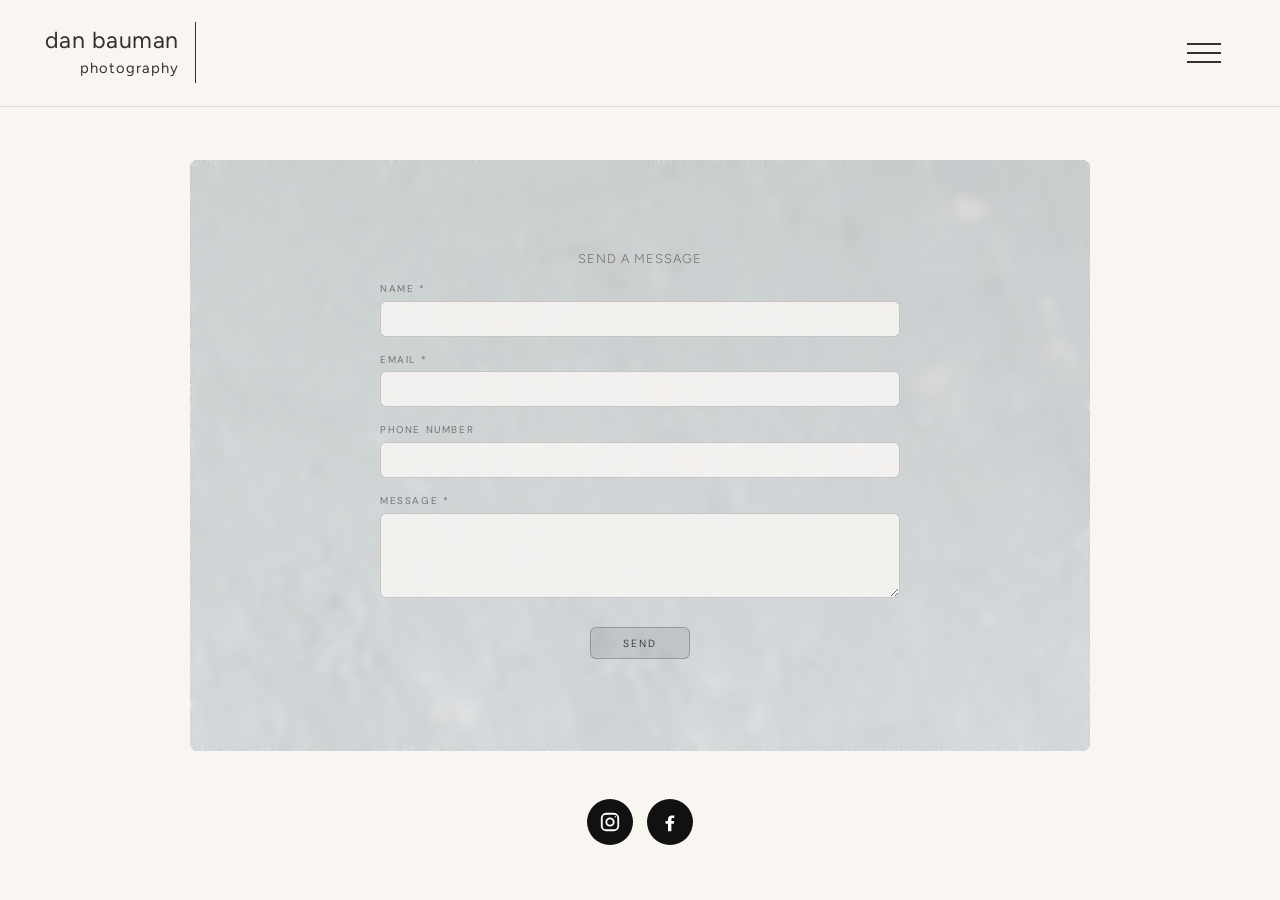
<file: contact/index.html>
<!DOCTYPE html>
<html lang="en">
<head>
  <meta charset="UTF-8" />
  <meta name="viewport" content="width=device-width, initial-scale=1.0" />
  <title>Contact — Dan Bauman Photography</title>
  <link href="https://fonts.googleapis.com/css2?family=Figtree:wght@300;400&family=DM+Sans:wght@300;400&display=swap" rel="stylesheet">
  <style>
    *, *::before, *::after { box-sizing: border-box; margin: 0; padding: 0; }

    body {
      font-family: "DM Sans", sans-serif;
      min-height: 100vh;
      background-color: #f9f6f2;
      display: flex;
      flex-direction: column;
    }

    /* HEADER                                                             */
    header {
      position: fixed;
      top: 0; left: 0; right: 0;
      z-index: 100;
      background: #f9f6f2;
      padding: 1.4rem 2.8rem;
      border-bottom: 1px solid rgba(0,0,0,0.10);
    }

    .header-content {
      display: flex;
      align-items: center;
      justify-content: space-between;
    }

    .logo-link {
      display: flex;
      align-items: center;
      gap: 1rem;
      text-decoration: none;
    }

    .text-stack {
      display: flex;
      flex-direction: column;
      align-items: flex-end;
      gap: 0.55rem;
    }

    .name-line {
      font-family: "Figtree", sans-serif;
      font-size: 1.45rem;
      font-weight: 400;
      letter-spacing: 0.5px;
      color: rgba(0,0,0,0.80);
      line-height: 1;
    }

    .tagline-line {
      font-family: "Figtree", sans-serif;
      font-size: 0.92rem;
      font-weight: 400;
      letter-spacing: 1px;
      color: rgba(0,0,0,0.80);
      line-height: 1;
    }

    .vertical-line {
      width: 1px;
      height: 3.8rem;
      background: rgba(0,0,0,0.80);
    }

    .hamburger-menu {
      background: none;
      border: none;
      cursor: pointer;
      display: flex;
      flex-direction: column;
      gap: 7px;
      padding: 0.5rem;
      margin-right: 0.4rem;
    }

    .hamburger-menu span {
      display: block;
      width: 34px;
      height: 2px;
      background: rgba(0,0,0,0.80);
      transition: transform 0.3s, opacity 0.3s;
    }

    .hamburger-menu.active span:nth-child(1) { transform: rotate(45deg) translate(6px, 6px); }
    .hamburger-menu.active span:nth-child(2) { opacity: 0; }
    .hamburger-menu.active span:nth-child(3) { transform: rotate(-45deg) translate(6px, -6px); }

    .main-nav {
      position: fixed;
      top: 0; right: -320px;
      width: 280px;
      height: 100vh;
      background: rgba(249,246,242,0.98);
      z-index: 99;
      transition: right 0.35s ease;
      padding-top: 6rem;
      padding-left: 2rem;
      border-left: 1px solid rgba(0,0,0,0.08);
    }

    .main-nav.active { right: 0; }

    .main-nav ul {
      list-style: none;
      display: flex;
      flex-direction: column;
      gap: 1.8rem;
    }

    .main-nav a {
      font-family: "Figtree", sans-serif;
      font-size: 1.2rem;
      font-weight: 400;
      letter-spacing: 0.5px;
      text-decoration: none;
      color: rgba(0,0,0,0.45);
      transition: color 0.2s;
    }

    .main-nav a:hover,
    .main-nav a.active { color: rgba(0,0,0,0.90); }

    .menu-overlay {
      display: none;
      position: fixed;
      inset: 0;
      background: rgba(0,0,0,0.2);
      z-index: 98;
    }

    .menu-overlay.active { display: block; }

    /* PAGE                                                               */
    .contact-page {
      flex: 1;
      background-color: #f9f6f2;
      padding: 0 2rem;
      padding-top: 7rem;
      display: flex;
      flex-direction: column;
      align-items: center;
      justify-content: center;
      box-sizing: border-box;
      height: 100vh;
    }

    /* OUTER BOX                                                          */
    .contact-container {
      position: relative;
      width: 100%;
      max-width: 900px;
      height: calc((100vh - 7rem) * 0.75);
      border-radius: 8px;
      overflow: hidden;
      background-image: url('macro.jpg');  /* <- swap macro image filename here */
      background-size: cover;
      background-position: center center;
      background-color: #c8c8c8;           /* <- placeholder until image added  */
    }

    /* FORM OVERLAY — full container, form pinned to bottom              */
    .contact-form-section {
      position: absolute;
      top: 0; left: 0; right: 0; bottom: 0;
      background: rgba(249,246,242,0.55);
      backdrop-filter: blur(4px);
      -webkit-backdrop-filter: blur(4px);
      display: flex;
      flex-direction: column;
      justify-content: center;
      align-items: center;
      padding: 3rem 1.8rem 1.5rem;
    }

    /* "Send a Message" sits just above the Name field                   */
    .contact-form-section h3 {
      font-family: "Figtree", sans-serif;
      font-size: clamp(0.75rem, 1vw, 0.95rem);
      font-weight: 300;
      color: rgba(0,0,0,0.45);
      letter-spacing: 1px;
      text-transform: uppercase;
      text-align: center;
      margin-bottom: 1rem;
      width: 100%;
      max-width: 520px;
    }

    /* FORM — wider fields                                                */
    .contact-form {
      display: flex;
      flex-direction: column;
      align-items: stretch;
      width: 100%;
      max-width: 520px;               /* <- wider than before (was 380px) */
    }

    .form-group { display: flex; flex-direction: column; padding-bottom: 1rem; }
    .form-group:last-of-type { padding-bottom: 0; }

    .form-group label {
      font-family: "DM Sans", sans-serif;
      font-size: 0.62rem;
      letter-spacing: 1.6px;
      text-transform: uppercase;
      color: rgba(0,0,0,0.45);
      margin-bottom: 0.35rem;
      font-weight: 400;
    }

    .form-group input,
    .form-group textarea {
      background: rgba(249,246,242,0.85);
      border: 1px solid rgba(0,0,0,0.18);
      border-radius: 6px;
      padding: 0.5rem 0.75rem;
      color: rgba(0,0,0,0.80);
      font-family: "DM Sans", sans-serif;
      font-size: 0.88rem;
      font-weight: 300;
      transition: border-color 0.25s, background 0.25s;
      width: 100%;
    }

    .form-group input:hover, .form-group textarea:hover {
      border-color: rgba(0,0,0,0.32);
    }

    .form-group input:focus, .form-group textarea:focus {
      outline: none;
      border-color: rgba(0,0,0,0.50);
      background: #f9f6f2;
      box-shadow: 0 0 0 3px rgba(0,0,0,0.05);
    }

    .form-group textarea { resize: vertical; min-height: 80px; line-height: 1.6; }

    button[type="submit"] {
      align-self: center;
      min-width: 100px;
      cursor: pointer;
      margin-top: 1.8rem;
      padding: 0.55rem 1.8rem;
      background: rgba(0,0,0,0.08);
      border: 1px solid rgba(0,0,0,0.22);
      border-radius: 6px;
      color: rgba(0,0,0,0.80);
      font-family: "DM Sans", sans-serif;
      font-size: 0.65rem;
      letter-spacing: 2px;
      text-transform: uppercase;
      font-weight: 300;
      transition: background 0.2s, border-color 0.2s, transform 0.12s;
    }

    button[type="submit"]:hover {
      background: rgba(0,0,0,0.14);
      border-color: rgba(0,0,0,0.40);
      transform: translateY(-1px);
    }

    .form-status {
      margin-top: 0.6rem;
      font-size: 0.8rem;
      color: rgba(0,0,0,0.40);
      min-height: 1.2em;
      text-align: center;
    }

    /* SOCIAL ICONS                                                       */
    .page-social {
      width: 100%;
      max-width: 900px;
      display: flex;
      justify-content: center;
      gap: 0.9rem;
      padding: 3rem 0 0.4rem;
    }

    .social-icon {
      width: 46px; height: 46px;
      border-radius: 50%;
      display: inline-flex;
      align-items: center;
      justify-content: center;
      text-decoration: none;
      border: none;
      transition: transform 0.15s, opacity 0.2s;
    }

    .social-icon:hover { transform: translateY(-2px); opacity: 0.85; }
    .social-icon svg { width: 22px; height: 22px; fill: #fff; }
    .social-icon.instagram { background: #111; }
    .social-icon.facebook { background: #111; }

    /* MOBILE                                                             */
    @media (max-width: 760px) {
      .contact-form-section {
        position: relative;
        width: 100%;
        height: auto;
        background: #f9f6f2;
        backdrop-filter: none;
        padding: 2rem 1.2rem;
        justify-content: center;
      }
      .contact-page { padding: 7rem 1.2rem 6rem; height: auto; }
      .contact-container { height: auto; background-image: none; background-color: transparent; }
      .page-social {
        position: fixed;
        bottom: 0; left: 0; right: 0;
        max-width: 100%;
        justify-content: center;
        padding: 0.8rem 0;
        background: rgba(249,246,242,0.90);
        backdrop-filter: blur(8px);
        z-index: 90;
      }
    }

  </style>
</head>
<body>

  <header>
    <div class="header-content">
      <h1 class="logo-with-line">
        <a href="../index.html" class="logo-link">
          <span class="text-stack">
            <span class="name-line">dan bauman</span>
            <span class="tagline-line">photography</span>
          </span>
          <span class="vertical-line" aria-hidden="true"></span>
        </a>
      </h1>
      <button class="hamburger-menu" aria-label="Menu" id="hamburger" type="button">
        <span aria-hidden="true"></span>
        <span aria-hidden="true"></span>
        <span aria-hidden="true"></span>
      </button>
    </div>
    <nav class="main-nav" id="mainNav" aria-label="Main navigation">
      <ul>
        <li><a href="../index.html">Home</a></li>
        <li><a href="../gallery.html">Portfolio</a></li>
        <li><a href="../about.html">About</a></li>
        <li><a href="./" class="active">Contact</a></li>
      </ul>
    </nav>
  </header>

  <main class="contact-page">
    <div class="contact-container" id="contactContainer">

      <section class="contact-form-section">
        <h3>Send a Message</h3>
        <form class="contact-form" id="contactForm" action="https://formspree.io/f/xkoqgzdo" method="POST">

          <div class="form-group" id="nameGroup">
            <label for="name">Name *</label>
            <input type="text" id="name" name="name" autocomplete="name" required />
          </div>

          <div class="form-group">
            <label for="email">Email *</label>
            <input type="email" id="email" name="email" autocomplete="email" required />
          </div>

          <div class="form-group">
            <label for="phone">Phone Number</label>
            <input type="tel" id="phone" name="phone" autocomplete="tel" />
          </div>

          <div class="form-group">
            <label for="message">Message *</label>
            <textarea id="message" name="message" rows="3" required></textarea>
          </div>

          <button type="submit" id="sendBtn">Send</button>
          <p id="formStatus" class="form-status" aria-live="polite"></p>

        </form>
      </section>

    </div>

    <div class="page-social" aria-label="Social links">
      <a class="social-icon instagram" href="https://www.instagram.com/macronovo/" target="_blank" rel="noopener noreferrer" aria-label="Instagram">
        <svg viewBox="0 0 24 24" aria-hidden="true"><path d="M7.75 2h8.5A5.75 5.75 0 0 1 22 7.75v8.5A5.75 5.75 0 0 1 16.25 22h-8.5A5.75 5.75 0 0 1 2 16.25v-8.5A5.75 5.75 0 0 1 7.75 2Zm0 2A3.75 3.75 0 0 0 4 7.75v8.5A3.75 3.75 0 0 0 7.75 20h8.5A3.75 3.75 0 0 0 20 16.25v-8.5A3.75 3.75 0 0 0 16.25 4h-8.5Zm10.0 1.5a.75.75 0 1 1 0 1.5.75.75 0 0 1 0-1.5ZM12 7a5 5 0 1 1 0 10 5 5 0 0 1 0-10Zm0 2a3 3 0 1 0 0 6 3 3 0 0 0 0-6Z"/></svg>
      </a>
      <a class="social-icon facebook" href="https://www.facebook.com/danbaumanphotography" target="_blank" rel="noopener noreferrer" aria-label="Facebook">
        <svg viewBox="0 0 24 24" aria-hidden="true"><path d="M13.5 22v-8h2.7l.4-3h-3.1V9.1c0-.9.2-1.5 1.6-1.5H16.7V5c-.3 0-1.4-.1-2.6-.1-2.6 0-4.3 1.6-4.3 4.5V11H7.2v3h2.6v8h3.7Z"/></svg>
      </a>
    </div>

  </main>

  <script src="../navigation.js"></script>

  <script>
    const contactForm = document.getElementById("contactForm");
    const statusEl    = document.getElementById("formStatus");

    contactForm.addEventListener("submit", async (e) => {
      e.preventDefault();
      statusEl.textContent = "Sending...";
      try {
        const res = await fetch(contactForm.action, {
          method: "POST",
          body: new FormData(contactForm),
          headers: { Accept: "application/json" }
        });
        if (res.ok) {
          statusEl.textContent = "Thanks! Your message was sent.";
          contactForm.reset();
        } else {
          statusEl.textContent = "Sorry - something went wrong. Please try again.";
        }
      } catch {
        statusEl.textContent = "Network error - please check your connection.";
      }
    });
  </script>

</body>
</html>
</file>
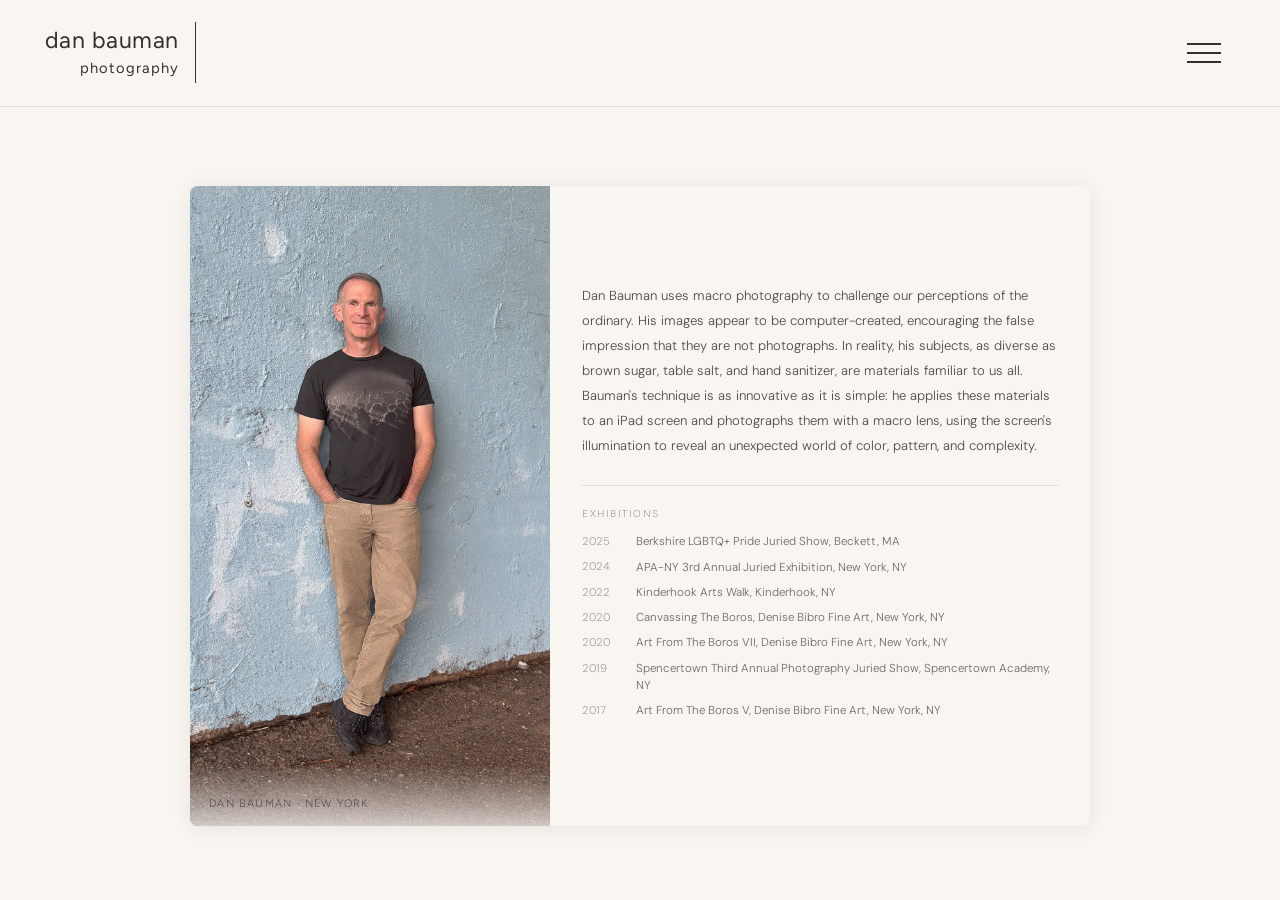
<file: about.html>
<!DOCTYPE html>
<html lang="en">
<head>
  <meta charset="UTF-8" />
  <meta name="viewport" content="width=device-width, initial-scale=1.0" />
  <title>About — Dan Bauman Photography</title>
  <link href="https://fonts.googleapis.com/css2?family=Figtree:wght@300;400&family=DM+Sans:wght@300;400&display=swap" rel="stylesheet">
  <style>
    *, *::before, *::after { box-sizing: border-box; margin: 0; padding: 0; }

    body {
      font-family: "DM Sans", sans-serif;
      min-height: 100vh;
      background-color: #f9f6f2;
      display: flex;
      flex-direction: column;
    }

    header {
      position: fixed;
      top: 0; left: 0; right: 0;
      z-index: 100;
      background: #f9f6f2;
      padding: 1.4rem 2.8rem;
      border-bottom: 1px solid rgba(0,0,0,0.10);
    }

    .header-content { display: flex; align-items: center; justify-content: space-between; }
    .logo-link { display: flex; align-items: center; gap: 1rem; text-decoration: none; }
    .text-stack { display: flex; flex-direction: column; align-items: flex-end; gap: 0.55rem; }

    .name-line {
      font-family: "Figtree", sans-serif;
      font-size: 1.45rem; font-weight: 400;
      letter-spacing: 0.5px; color: rgba(0,0,0,0.80); line-height: 1;
    }

    .tagline-line {
      font-family: "Figtree", sans-serif;
      font-size: 0.92rem; font-weight: 400;
      letter-spacing: 1px; color: rgba(0,0,0,0.80); line-height: 1;
    }

    .vertical-line { width: 1px; height: 3.8rem; background: rgba(0,0,0,0.80); }

    .hamburger-menu {
      background: none; border: none; cursor: pointer;
      display: flex; flex-direction: column; gap: 7px;
      padding: 0.5rem; margin-right: 0.4rem;
    }

    .hamburger-menu span {
      display: block; width: 34px; height: 2px;
      background: rgba(0,0,0,0.80);
      transition: transform 0.3s, opacity 0.3s;
    }

    .hamburger-menu.active span:nth-child(1) { transform: rotate(45deg) translate(6px, 6px); }
    .hamburger-menu.active span:nth-child(2) { opacity: 0; }
    .hamburger-menu.active span:nth-child(3) { transform: rotate(-45deg) translate(6px, -6px); }

    .main-nav {
      position: fixed; top: 0; right: -320px;
      width: 280px; height: 100vh;
      background: rgba(249,246,242,0.98);
      z-index: 99; transition: right 0.35s ease;
      padding-top: 6rem; padding-left: 2rem;
      border-left: 1px solid rgba(0,0,0,0.08);
    }

    .main-nav.active { right: 0; }
    .main-nav ul { list-style: none; display: flex; flex-direction: column; gap: 1.8rem; }

    .main-nav a {
      font-family: "Figtree", sans-serif; font-size: 1.2rem;
      font-weight: 400; letter-spacing: 0.5px;
      text-decoration: none; color: rgba(0,0,0,0.45); transition: color 0.2s;
    }

    .main-nav a:hover, .main-nav a.active { color: rgba(0,0,0,0.90); }

    .menu-overlay {
      display: none; position: fixed; inset: 0;
      background: rgba(0,0,0,0.2); z-index: 98;
    }

    .menu-overlay.active { display: block; }

    /* PAGE                                                               */
    .about-page {
      flex: 1;
      background-color: #f9f6f2;
      padding: 0 2rem;
      padding-top: 7rem;
      display: flex;
      flex-direction: column;
      align-items: center;
      justify-content: center;
      box-sizing: border-box;
      height: 100vh;
    }

    /* CONTAINER — portrait as full background                           */
    .about-container {
      display: flex;
      width: 100%;
      max-width: 900px;
      height: calc((100vh - 9rem) * 0.85);
      max-height: 640px;
      border-radius: 8px;
      overflow: hidden;
      box-shadow: 0 2px 20px rgba(0,0,0,0.08);
      background-color: #f9f6f2;
    }

    /* PHOTO — its own box, shaped close to the photo's real proportions,
       so there is actual room to slide it left/right if needed          */
    .about-photo {
      position: relative;
      flex: 0 0 40%;
      overflow: hidden;
    }

    .about-photo img {
      width: 100%;
      height: 100%;
      object-fit: cover;
      object-position: 30% top;   /* <- adjust: lower % shifts crop left, leaving wall margin on the right */
      display: block;
    }

    /* FROSTED PANEL — right 65%                                         */
    .about-panel {
      flex: 1;
      background: rgba(249,246,242,0.72);
      backdrop-filter: blur(6px);
      -webkit-backdrop-filter: blur(6px);
      display: flex;
      flex-direction: column;
      justify-content: center;
      padding: 3rem 2rem;
      overflow-y: auto;
      gap: 1.6rem;
    }

    .about-text {
      font-family: "DM Sans", sans-serif;
      font-size: clamp(0.82rem, 1vw, 0.95rem);
      font-weight: 300;
      color: rgba(0,0,0,0.70);
      line-height: 1.9;
    }

    .about-exhibitions { border-top: 1px solid rgba(0,0,0,0.10); padding-top: 1.4rem; }

    .section-label {
      font-family: "Figtree", sans-serif;
      font-size: 0.62rem;
      font-weight: 300;
      color: rgba(0,0,0,0.38);
      letter-spacing: 1.5px;
      text-transform: uppercase;
      margin-bottom: 0.9rem;
    }

    .exhibition-row {
      display: flex;
      gap: 1.2rem;
      margin-bottom: 0.5rem;
      align-items: flex-start;
    }

    .ex-year {
      font-family: "DM Sans", sans-serif;
      font-size: 0.70rem;
      font-weight: 300;
      color: rgba(0,0,0,0.35);
      min-width: 2.2rem;
      padding-top: 0.05rem;
    }

    .ex-detail {
      font-family: "DM Sans", sans-serif;
      font-size: 0.72rem;
      font-weight: 300;
      color: rgba(0,0,0,0.58);
      line-height: 1.5;
    }

    /* CAPTION — sits at the bottom of the photo box itself              */
    .about-caption {
      position: absolute;
      bottom: 0; left: 0; right: 0;
      padding: 2rem 1.2rem 1rem;
      background: linear-gradient(transparent, rgba(249,246,242,0.75));
    }

    .about-caption p {
      font-family: "Figtree", sans-serif;
      font-size: 0.68rem;
      font-weight: 300;
      color: rgba(0,0,0,0.50);
      letter-spacing: 1.2px;
      text-transform: uppercase;
    }

    /* MOBILE                                                             */
    @media (max-width: 760px) {
      .about-container { flex-direction: column; height: auto; max-height: none; }
      .about-photo { flex: none; width: 100%; height: 60vw; }
      .about-panel { width: 100%; height: auto; overflow-y: visible; }
      .about-caption { display: none; }
      .about-page { padding: 7rem 1.2rem 2rem; height: auto; }
    }

  </style>
</head>
<body>

  <header>
    <div class="header-content">
      <h1 class="logo-with-line">
        <a href="index.html" class="logo-link">
          <span class="text-stack">
            <span class="name-line">dan bauman</span>
            <span class="tagline-line">photography</span>
          </span>
          <span class="vertical-line" aria-hidden="true"></span>
        </a>
      </h1>
      <button class="hamburger-menu" aria-label="Menu" id="hamburger" type="button">
        <span aria-hidden="true"></span>
        <span aria-hidden="true"></span>
        <span aria-hidden="true"></span>
      </button>
    </div>
    <nav class="main-nav" id="mainNav" aria-label="Main navigation">
      <ul>
        <li><a href="index.html">Home</a></li>
        <li><a href="gallery.html">Portfolio</a></li>
        <li><a href="about.html" class="active">About</a></li>
        <li><a href="contact/">Contact</a></li>
      </ul>
    </nav>
  </header>

  <main class="about-page">
    <div class="about-container">

      <div class="about-photo">
        <img src="portrait.jpg" alt="Dan Bauman" />
        <div class="about-caption">
          <p>Dan Bauman · New York</p>
        </div>
      </div>

      <div class="about-panel">

        <p class="about-text">Dan Bauman uses macro photography to challenge our perceptions of the ordinary. His images appear to be computer-created, encouraging the false impression that they are not photographs. In reality, his subjects, as diverse as brown sugar, table salt, and hand sanitizer, are materials familiar to us all. Bauman's technique is as innovative as it is simple: he applies these materials to an iPad screen and photographs them with a macro lens, using the screen's illumination to reveal an unexpected world of color, pattern, and complexity.</p>

        <div class="about-exhibitions">
          <p class="section-label">Exhibitions</p>
          <div class="exhibition-row"><span class="ex-year">2025</span><span class="ex-detail">Berkshire LGBTQ+ Pride Juried Show, Beckett, MA</span></div>
          <div class="exhibition-row"><span class="ex-year">2024</span><span class="ex-detail">APA-NY 3rd Annual Juried Exhibition, New York, NY</span></div>
          <div class="exhibition-row"><span class="ex-year">2022</span><span class="ex-detail">Kinderhook Arts Walk, Kinderhook, NY</span></div>
          <div class="exhibition-row"><span class="ex-year">2020</span><span class="ex-detail">Canvassing The Boros, Denise Bibro Fine Art, New York, NY</span></div>
          <div class="exhibition-row"><span class="ex-year">2020</span><span class="ex-detail">Art From The Boros VII, Denise Bibro Fine Art, New York, NY</span></div>
          <div class="exhibition-row"><span class="ex-year">2019</span><span class="ex-detail">Spencertown Third Annual Photography Juried Show, Spencertown Academy, NY</span></div>
          <div class="exhibition-row"><span class="ex-year">2017</span><span class="ex-detail">Art From The Boros V, Denise Bibro Fine Art, New York, NY</span></div>
        </div>

      </div>

    </div>
  </main>

  <script src="navigation.js"></script>

</body>
</html>
</file>
